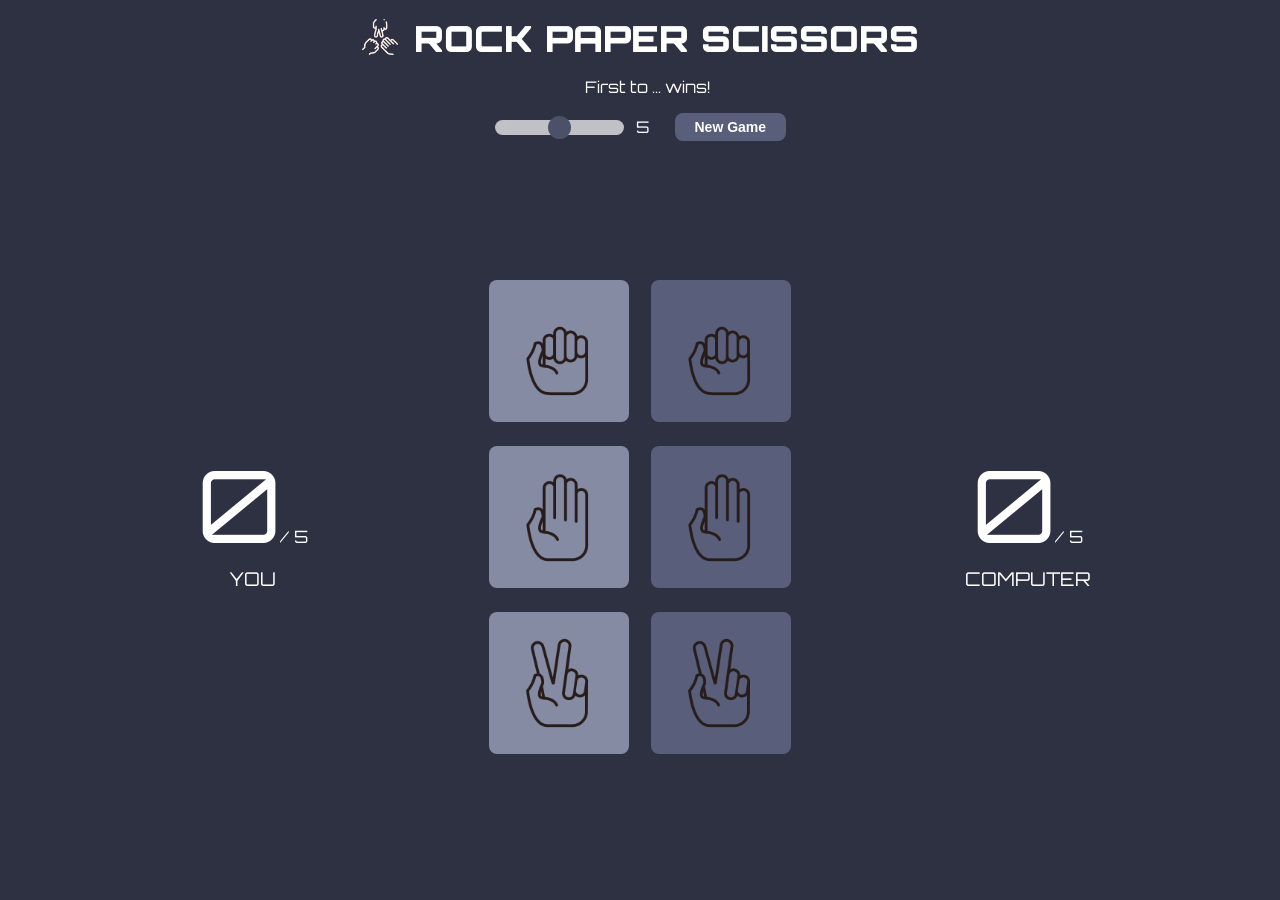
<file: index.html>
<!DOCTYPE html>
<html lang="en">
<head>
    <meta charset="UTF-8">
    <meta name="viewport" content="width=device-width, initial-scale=1.0">
    <link rel="preconnect" href="https://fonts.googleapis.com">
    <link rel="preconnect" href="https://fonts.gstatic.com" crossorigin>
    <link href="https://fonts.googleapis.com/css2?family=Orbitron:wght@400;700&family=Roboto:ital,wght@0,100;0,500;1,500&display=swap" rel="stylesheet">
    <link rel="stylesheet" href="style.css">
    <script src="script.js" defer></script>
    <title>Rock, Paper, Scissors</title>
</head>
<body>
    <div class="body-wrapper">
        <div class="header">
            <div class="header-icon selectDisable"><img id="icon" src="./images/rock-paper-scissors.png"></div>
            <div class="header-text">Rock Paper Scissors</div>
        </div>
        <div class="score-selector">
            <div class="score-selector-text">First to ... wins!</div>
            <div class="score-slider-div selectDisable">
                <input type="range" min="1" max="9" value="5" class="slider" id="score-slider">
                <div id="selected-score"></div>
                <div class="reset-button"><button id="reset">New Game</button></div>
            </div>
            
        </div>
        <div class="game-middle selectDisable">
            <div class="score-display">
                <div class="score-amount-container">
                    <div class="score-amount player"></div>
                    <div class="win-amount"></div>
                </div>
                <div class="score-text">You</div>
            </div>
            <div class="buttons">
                <div class="game-buttons player">
                    <button class="game-button player" id="rock"><img class="game-button-img" src="./images/rock.png" alt=""></button>
                    <button class="game-button player" id="paper"><img class="game-button-img" src="./images/paper.png" alt=""></button>
                    <button class="game-button player" id="scissors"><img class="game-button-img" src="./images/scissors.png" alt=""></button>
                </div>
                <div class="game-buttons computer">
                    <button class="game-button computer" id="computer-rock"><img class="game-button-img" src="./images/rock.png" alt=""></button>
                    <button class="game-button computer" id="computer-paper"><img class="game-button-img" src="./images/paper.png" alt=""></button>
                    <button class="game-button computer" id="computer-scissors"><img class="game-button-img" src="./images/scissors.png" alt=""></button>
                </div>
            </div>
            <div class="score-display">
                <div class="score-amount-container">
                    <div class="score-amount computer"></div>
                    <div class="win-amount"></div>
                </div>
                <div class="score-text">Computer</div>
            </div>
        </div>
    </div>
    <div class="overlay selectDisable">
        <div class="overlay-box">
            <div class="overlay-text"></div>
            <div class="overlay-reset-button"><button id="reset2">New Game</button></div>
        </div>
    </div>
</body>
</html>
</file>
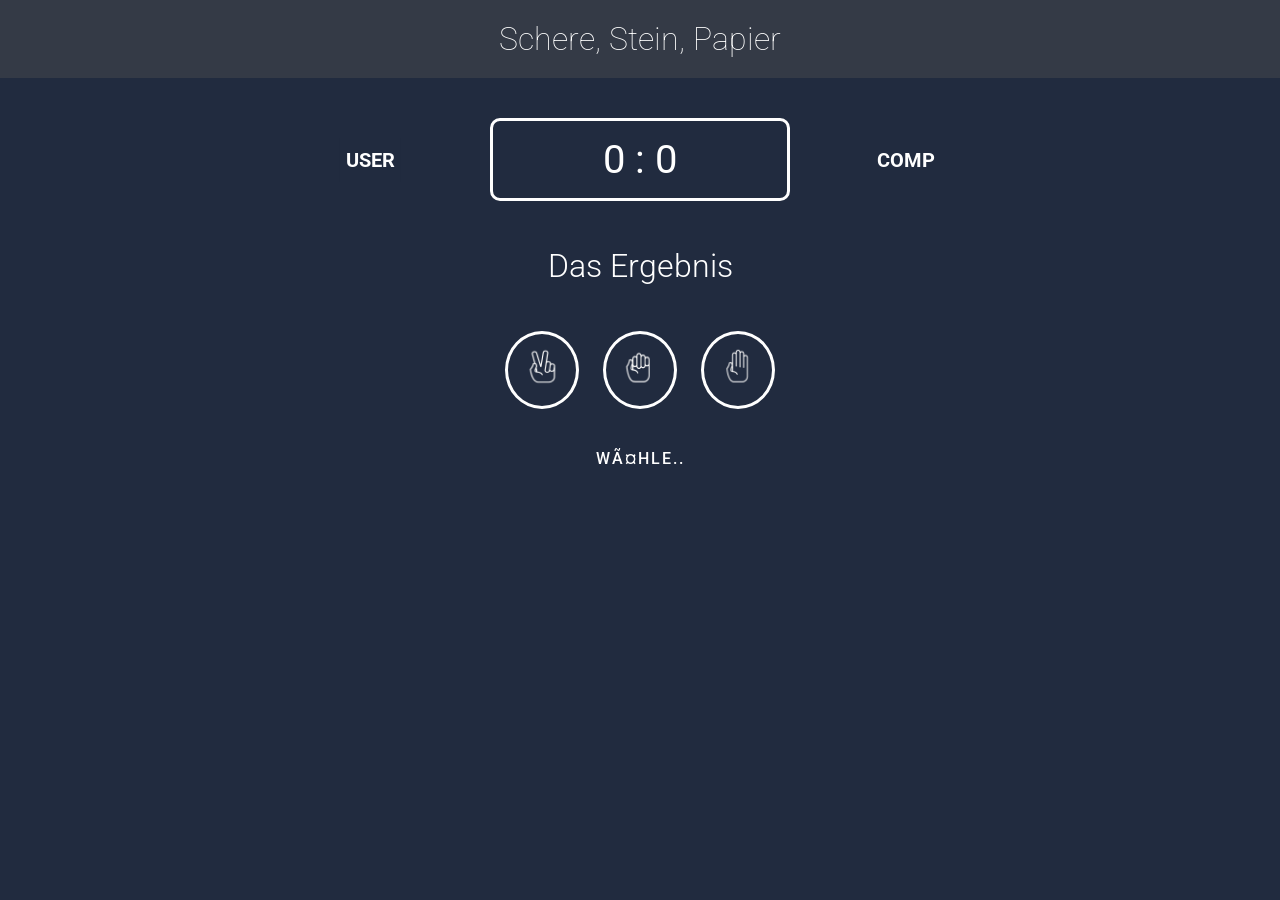
<file: stp spiel/index.html>
<!DOCTYPE html>
<html>
<head>
    <meta charset="utf-8>"/>
    <meta http-equiv="X-UA-Compatible" content="IE=edge">
    <meta name="viewport" content="width=device-width, initial-scale=1.0">
    <title>STP Spiel</title>
    <link rel="stylesheet" href="style.css" type="text/css" />
</head>
<body>
    <header>
        <h1>Schere, Stein, Papier</h1>
    </header>
    <div class="score">
        <div id="user-label" class="badge">User</div>
        <div id="computer-label" class="badge">Comp</div>
        <span id="user-score">0</span> : <span id="computer-score">0</span>
    </div>
    <div class="result">
        <p>Das Ergebnis</p>
    </div>
    <div class="choices">
        <div id="scissors" class="choice">
            <img width="48" height="48" src="1.png" />
        </div>
        <div id="rock" class="choice">
            <img width="48" height="48" src="2.png" />
        </div>
        <div id="paper" class="choice">
            <img width="48" height="48" src="3.png" />
        </div>
        <p id="action-message">Wähle..</p>
    </div>
    <script src="main.js" type="text/javascript"></script>
</body>
</html>
</file>
<file: style.css>
html {
    box-sizing: border-box;
    font-family: 'Orbitron', sans-serif;
    font-family: 'Roboto', sans-serif;
}

*,
*:before,
*:after {
    box-sizing: inherit;
}

body {
    font-family: 'Orbitron', sans-serif;
    margin: 0;
    display: flex;
    height: 100vh;
    justify-content: center;
    background-color: #2d3142;
}

.body-wrapper {
    flex: 1;
    display: flex;
    flex-direction: column;
    justify-content: space-between;
    max-width: 1200px;
    background-color: #2d3142;
}

.header {
    display: flex;
    justify-content: center;
    align-items: center;
    gap: 16px;
    padding: 16px;
}


#icon {
    width: 36px;
    filter: invert(87%) sepia(1%) saturate(6547%) hue-rotate(320deg) brightness(113%) contrast(101%);
}

.header-text {
    font-size: 36px;
    color: #fffffe;
    font-weight: 900;
    text-transform: uppercase;
}

.score-selector {
    padding-left: 16px;
    margin-bottom: 12px;
    display: flex;
    justify-content: center;
    align-items: center;
    flex-direction: column;
    gap: 16px;
}

.score-slider-div {
    display: flex;
    align-items: center;
    gap: 10px;
}

.score-selector-text,
#selected-score {
    font-size: 16px;
    color: #fffffe;
}

#score-slider {
    -webkit-appearance: none;
    appearance: none;
    border-radius: 8px;
    height: 15px;
    background-color: #fffffe;  
    outline: none;
    opacity: 0.7;
    -webkit-transition: -.2s;
    transition: opacity .2s;
}

#score-slider:hover {
    opacity: 1;
}

#score-slider::-webkit-slider-thumb {
    -webkit-appearance: none;
    appearance: none;
    width: 23px;
    height: 23px;
    border-radius: 50%;
    background-color: #595f7a;
    cursor: pointer;
}

.reset-button {
    padding-left: 16px;
    display: flex;
    min-width: 145px;
}

#reset,
#reset2 {
    background-color: #595f7a;
    border: none;
    border-radius: 8px;
    color: #fffffe; 
    font-size: 14px;
    font-weight: 800;
    padding: 6px 20px;
    transition: all 0.4s ease, background-color 0.1s ease, color 0.1s ease;
}

#reset:hover,
#reset2:hover {
    background-color: #858ba3;
    box-shadow: rgba(0, 0, 0, 0.3) 0px 19px 38px, rgba(0, 0, 0, 0.22) 0px 15px 12px;
}

#reset.selected,
#reset2.selected {
    color: #ffffff;
    background-color: #858ba3;
    box-shadow: rgba(0, 0, 0, 0.3) 0px 19px 38px, rgba(0, 0, 0, 0.22) 0px 15px 12px;
    animation-name: reset-button-animation;
    animation-duration: 0.7s;
    animation-timing-function: ease;
}

@keyframes reset-button-animation {
    50% {transform: scale(0.9);}
}

.game-middle {
    flex: 1;
    display: flex;
    justify-content: center;
    align-items: center;
    gap: 24px;
    padding-top: 30px;
    padding-bottom: 50px;
}

.score-display {
    flex: 1;
    display: flex;
    flex-direction: column;
    align-items: center;
    justify-content: center;
}

.score-amount-container {
    display: flex;
    align-items: flex-end;
}

.score-amount {
    font-size: 100px;
    color: #fefeff;
}

.score-text {
    font-size: 19px;
    font-weight: 300;
    color: #fffffe;
    text-transform: uppercase;
}

.win-amount {
    font-size: 17px;
    color: #fffffe;
    padding-bottom: 20px;
}

.buttons {
    display: flex;
    gap: 22px;
}

.game-buttons {
    display: flex;
    justify-content: center;
    flex-direction: column;
    align-items: center;
    gap: 24px;
}

.game-button {
    min-width: 140px;
    max-width: 140px;
    min-height: 140px;
    display: flex;
    justify-content: center;
    align-items: center;
    background-color: #858ba3;
    border: none;
    border-radius: 8px;
    transition: all 0.1s ease-in;
}

.game-button.player:hover {
    transform: scale(1.1);
    box-shadow: rgba(0, 0, 0, 0.35) 0px 5px 15px;
}

.game-button.player:hover .game-button-img {
    transform: scale(1.1);
    filter: invert(6%) sepia(10%) saturate(3333%) hue-rotate(323deg) brightness(94%) contrast(88%);
}

.game-button-img {
    width: 140px;
    object-fit: cover;
    transition: transform 1.0s ease, background-color 0.1s ease;
    filter: invert(8%) sepia(7%) saturate(2651%) hue-rotate(326deg) brightness(95%) contrast(90%);
}

.game-button.computer {
    background-color: #595f7a;
}

.game-button.selected {
    transform: scale(1.15);
    background-color: #695c91;
    box-shadow: rgba(0, 0, 0, 0.19) 0px 10px 20px, rgba(0, 0, 0, 0.23) 0px 6px 6px;
    animation-name: selected-animation;
    animation-duration: 0.7s;
    animation-timing-function: ease;
}

@keyframes selected-animation {
    0% {box-shadow: 
            rgba(0, 0, 0, 0.19) 0px 10px 20px, 
            rgba(0, 0, 0, 0.23) 0px 6px 6px, 
            #e78fb300 0px 0px 8px, 
            #e78fb300 0px 0px 4px;
        }
    50% {box-shadow: 
            rgba(0, 0, 0, 0.19) 0px 10px 20px, 
            rgba(0, 0, 0, 0.23) 0px 6px 6px, 
            #e78fb421 0px 0px 8px, 
            #e9b4ca11 0px 0px 4px;
        transform: rotate(-2deg) scale(1);}
    100% {box-shadow: 
            rgba(0, 0, 0, 0.19) 0px 10px 20px, 
            rgba(0, 0, 0, 0.23) 0px 6px 6px, 
            #e78fb300 0px 0px 8px,
            #e78fb300 0px 0px 4px;}
}

.game-button.computer.selected {
    transform: scale(1.05);
    background-color: #4e436d;
    animation-name: selected-computer-animation;
}

@keyframes selected-computer-animation {
    0% {
        box-shadow: 
        rgba(0, 0, 0, 0.19) 0px 10px 20px, 
        rgba(0, 0, 0, 0.23) 0px 6px 6px, 
        #e78fb300 0px 0px 8px, 
        #e78fb300 0px 0px 4px;
    }
    50% {box-shadow: 
        rgba(0, 0, 0, 0.19) 0px 10px 20px, 
        rgba(0, 0, 0, 0.23) 0px 6px 6px, 
        #e78fb421 0px 0px 8px, 
        #e9b4ca2c 0px 0px 4px;
        transform: scale(1) rotate(2deg);
    }
    100% {box-shadow: 
        rgba(0, 0, 0, 0.19) 0px 10px 20px, 
        rgba(0, 0, 0, 0.23) 0px 6px 6px, 
        #e78fb300 0px 0px 8px,
        #e78fb300 0px 0px 4px;}
}

.game-button.selected:hover {
    transform: scale(1.15);
    background-color: #695c91;
    box-shadow: rgba(0, 0, 0, 0.19) 0px 10px 20px, rgba(0, 0, 0, 0.23) 0px 6px 6px;
}

.game-button.selected .game-button-img {
    transform: scale(1.1);
    filter: invert(94%) sepia(100%) saturate(210%) hue-rotate(295deg) brightness(107%) contrast(104%);
}

.game-button.selected:hover .game-button-img {
    transform: scale(1.1);
    filter: invert(94%) sepia(100%) saturate(210%) hue-rotate(295deg) brightness(107%) contrast(104%);
}

.overlay {
    position: fixed;
    display: none;
    align-items: center;
    justify-content: center;
    width: 100%;
    height: 100%;
    top: 0;
    left: 0;
    right: 0;
    bottom: 0;
    background-color: rgba(0, 0, 0, 0.397);
    z-index: 2;
    cursor: pointer;
}

.overlay-box {
    display: flex;
    flex-direction: column;
    align-items: center;
    gap: 20px;
    padding: 64px;
    background-color: #4c4b75;
    border: 2px  #7f71b2;
    border-radius: 8px;
    box-shadow: rgba(255, 255, 255, 0.815) 0px 20px 50px, #e78fb3 -10px -20px 50px, #9656a1 20px 10px 100px;
}

.overlay-text {
    color: #ffffff;
    font-size: 24px;
}

.overlay-reset-button {
    padding-left: 0px;
}


@media(max-width: 500px) {
    .header {
        gap: 10px;
        justify-content: flex-start;
    }

    .header-text {
        font-size: 24px;
    }

    #icon {
        width: 30px;
    }

    .score-selector {
        align-items: flex-start;
    }

    .score-amount {
        font-size: 40px;
    }

    .score-selector-text,
    #selected-score,
    .score-text {
        font-size: 12px;
    }

    .score-slider-div {
        flex-wrap: wrap;
        max-width: 150px;
    }

    .reset-button {
        padding-top: 7px;
        padding-left: 0px;
    }

    #reset {
        font-size: 12px;
    }

    .win-amount {
        font-size: 15px;
        padding-bottom: 5px;
        padding-left: 3px;
    }

    .game-button {
        min-width: 70px;
        max-width: 70px;
        min-height: 70px;
    }

    .game-button-img {
        width: 50px;
    }
}
</file>
<file: stp spiel/style.css>
@import url("https://fonts.googleapis.com/css?family=Roboto:100,300,400,500,700");
@import url("https://fonts.googleapis.com/css?family=Source+Code+Pro:300,500");
html {
  box-sizing: border-box;
}
*,
*:before,
*:after {
  box-sizing: inherit;
}
* {
  margin: 0;
  padding: 0;
}
body {
  background: #212b3f;
  color: #fff;
  font-family: "Roboto", sans-serif;
}
code {
  font-family: "Source Code Pro", monospace;
  font-size: 12px;
}
a {
  font-family: "Source Code Pro", monospace;
  color: #ffcc99;
}
a:hover {
  color: #ffba76;
}
header {
  background: #343a46;
  padding: 20px;
}
header h1 {
  color: #fff;
  text-align: center;
  font-weight: 100;
}
.score {
  border: 3px solid #fff;
  width: 300px;
  margin: 40px auto;
  font-size: 40px;
  border-radius: 10px;
  text-align: center;
  padding: 15px 20px;
  position: relative;
}
.badge {
  background: #212b3f;
  text-transform: uppercase;
  font-size: 20px;
  padding: 10px 6px;
  font-weight: bold;
}
#user-label {
  position: absolute;
  top: 50%;
  left: -50%;
  transform: translate(-10%, -50%);
}
#computer-label {
  position: absolute;
  top: 50%;
  right: -50%;
  transform: translate(10%, -50%);
}
.result {
  font-weight: 300;
  text-align: center;
  font-size: 32px;
  line-height: 40px;
}
.result {
  line-height: 50px;
}
.choices {
  margin: 0 auto;
  text-align: center;
  padding: 40px 0;
}
.choice {
  display: inline-block;
  border: 3px solid #fff;
  border-radius: 50%;
  padding: 10px;
  margin: auto 10px;
  transition: all 0.3s ease;
}
.choice img {
  filter: invert(100%);
}
#action-message {
  text-align: center;
  font-weight: 500;
  text-transform: uppercase;
  letter-spacing: 2px;
  margin: 40px 0;
}
.winningStyles {
  border: 3px solid #4dcc7d;
  background-color: #043507;
  box-shadow: 0 0 20px #043507;
}
.losingStyles {
  border: 3px solid #c52e2e;
  background-color: #2e0303;
  box-shadow: 0 0 20px #2e0303;
}
.drawStyles {
  border: 3px solid #444;
  background-color: #222;
  box-shadow: 0 0 20px #222;
}
sup {
  margin: 0;
  padding: 0;
}
</file>
